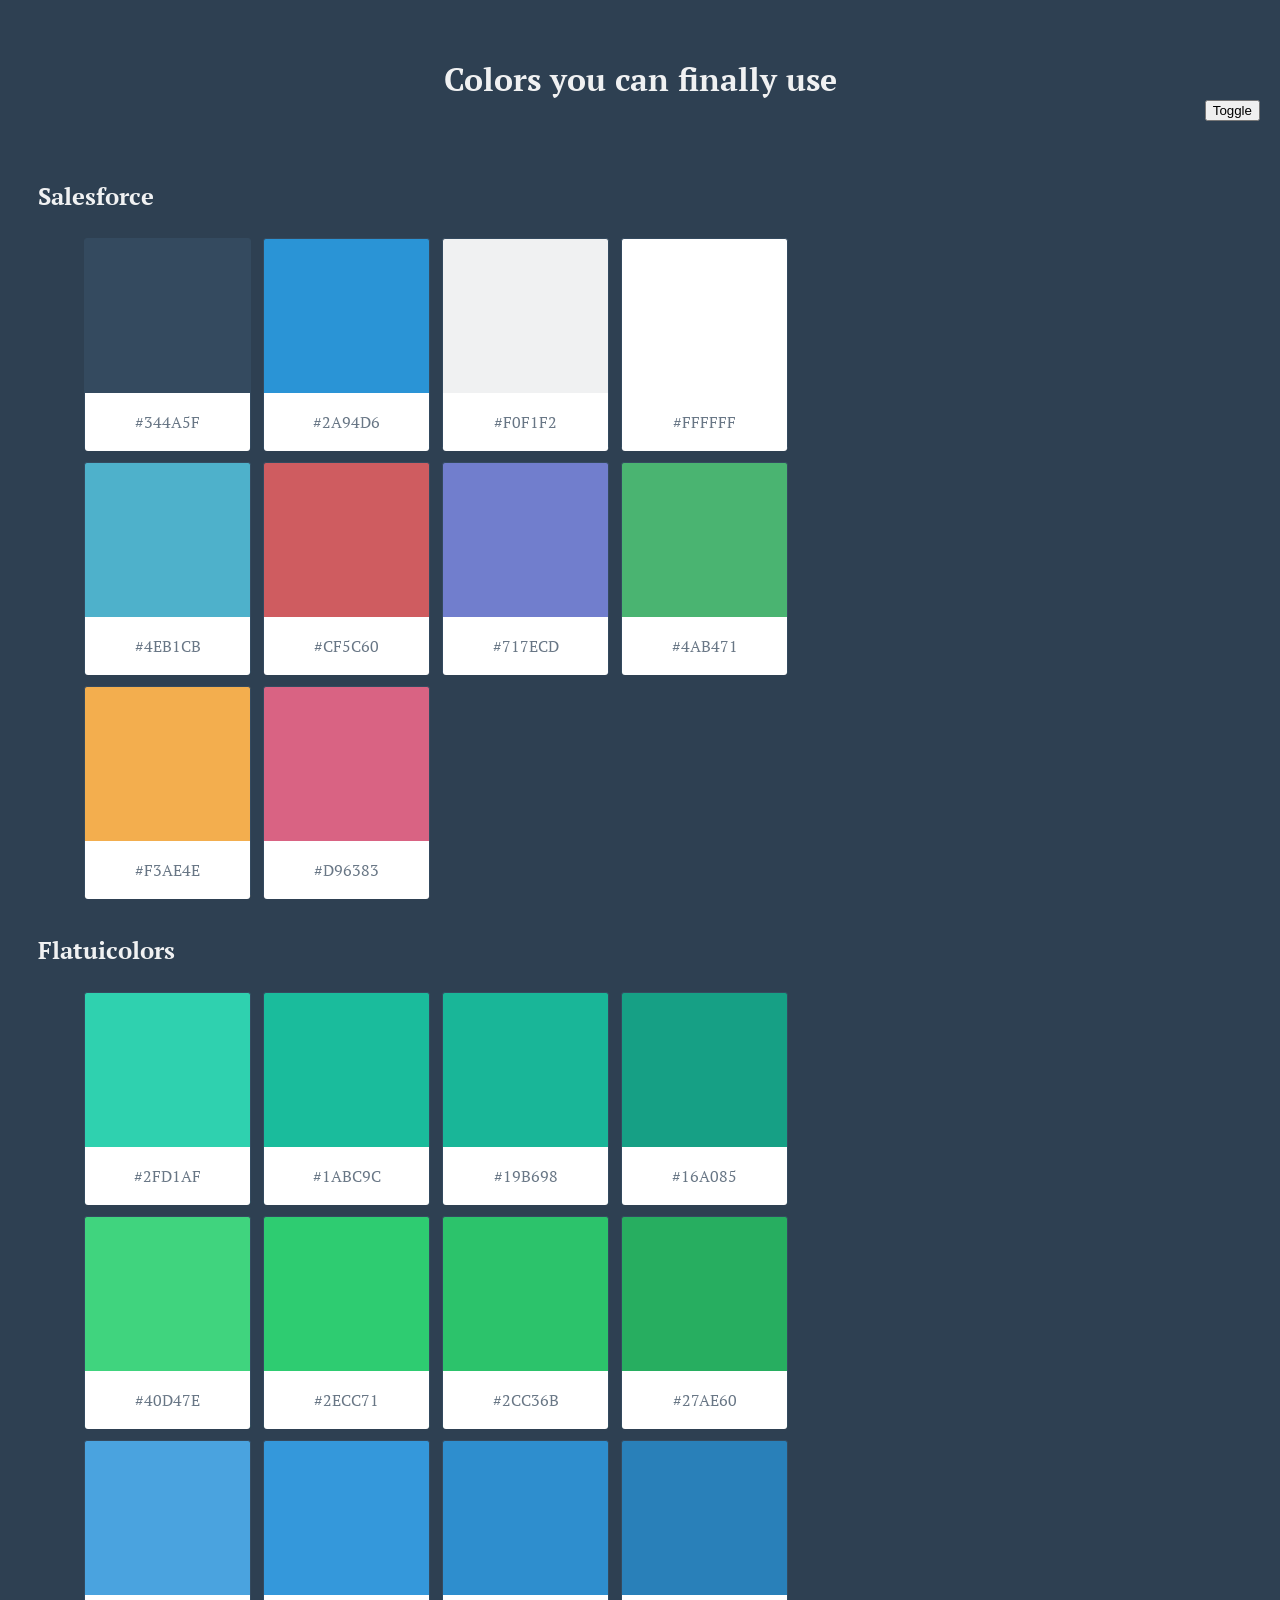
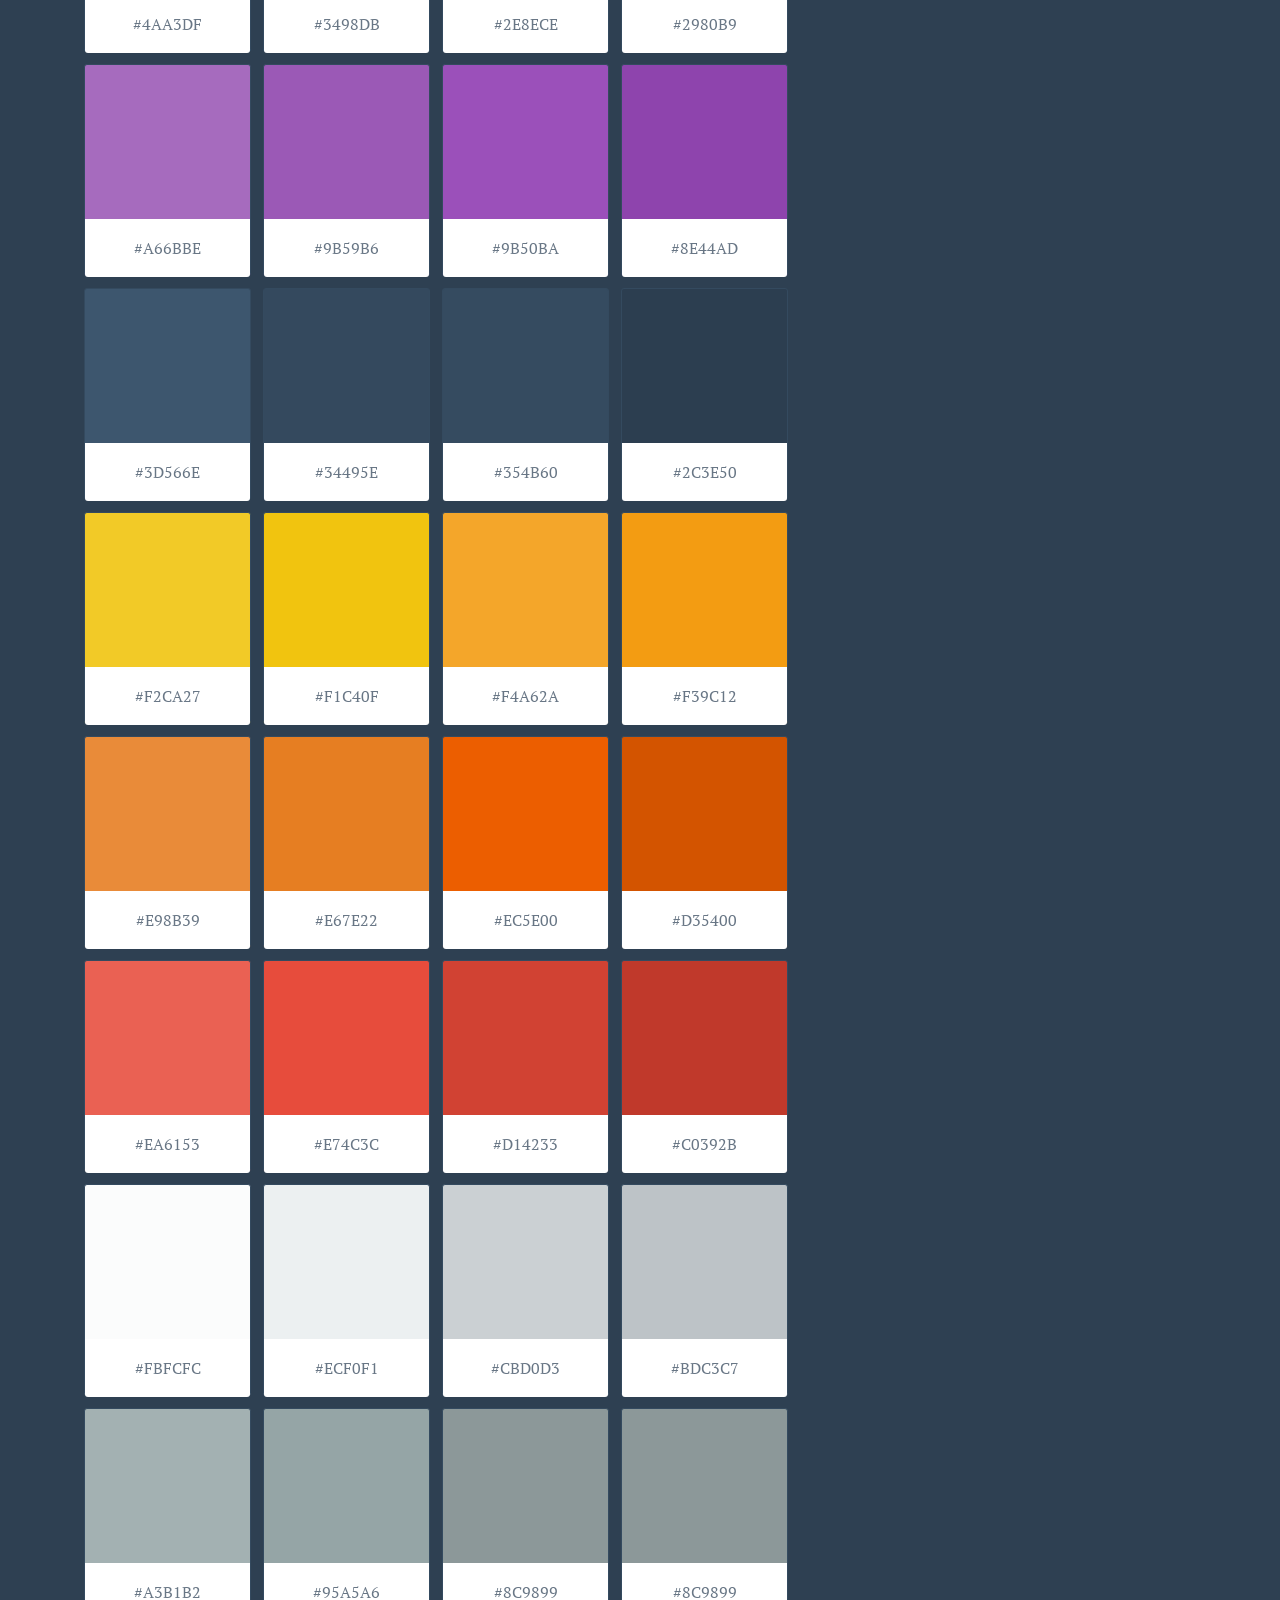
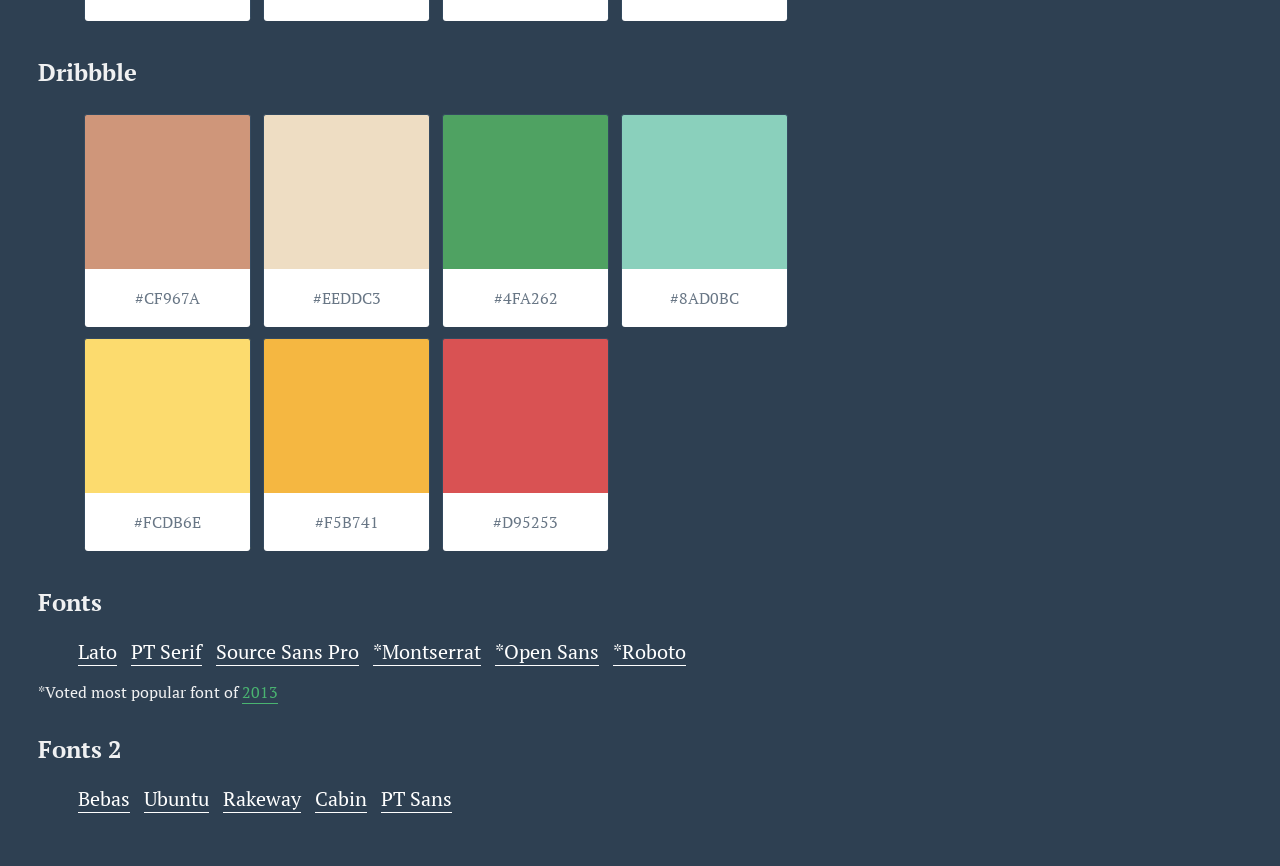
<file: index.html>
<!DOCTYPE html>
<html>
  <head>
    <link rel="stylesheet" href="main.css">
    <script src="jquery.js"></script>

    <!-- use ouibounce -->
    <script src="ouibounce.js"></script>
    <link rel="stylesheet" href="ouibounce.css">

    <link href='http://fonts.googleapis.com/css?family=PT+Serif:400,700,400italic,700italic' rel='stylesheet' type='text/css'>

    <title>Carl's Sandbox</title>
  </head>

  <body>
    <h1>Colors you can finally use</h1>
    <button id="toggle">Toggle</button>

    <div class="colors">
      <div id="colorList"></div>
    </div>

    <div class="fonts">
      <h2>Fonts</h2>
      <ul>
        <li><a href="http://www.google.com/fonts/specimen/Lato">Lato</a></li>
        <li><a href="http://www.google.com/fonts/specimen/PT+Serif">PT Serif</a></li>
        <li><a href="http://www.google.com/fonts/specimen/Source+Sans+Pro">Source Sans Pro</a></li>
        <li><a href="http://www.google.com/fonts/specimen/Montserrat">*Montserrat</a></li>
        <li><a href="http://www.google.com/fonts/specimen/Open+Sans">*Open Sans</a></li>
        <li><a href="http://www.google.com/fonts/specimen/Roboto">*Roboto</a></li>
      </ul>
      <p>*Voted most popular font of <a href="http://www.typeandgrids.com/blog/the-ten-most-popular-web-fonts-of-2013" target="blank">2013</a></p>

      <h2>Fonts 2</h2>
      <ul>
        <li><a href="http://fontfabric.com/bebas-neue/">Bebas</a></li>
        <li><a href="http://www.google.com/fonts/specimen/Ubuntu">Ubuntu</a></li>
        <li><a href="http://www.google.com/fonts/specimen/Raleway">Rakeway</a></li>
        <li><a href="http://www.google.com/fonts/specimen/Cabin">Cabin</a></li>
        <li><a href="http://www.google.com/fonts/specimen/PT+Sans">PT Sans</a></li>
      </ul>
    </div>

    <!-- Ouibounce Modal -->
    <div id="ouibounce-modal">
      <div class="underlay"></div>
      <div class="modal">
        <div class="modal-title">
          <h3>Thank you for stopping by!</h3>
        </div>

        <div class="modal-body">
          <p>Looking to learn about online marketing? Check out <a href="https://www.udemy.com/intro-to-adwords" target="blank">my Adwords Udemy course</a>.</p>

          <p>If you'd like to stay up to date with my projects, sign up for the newsletter. (Awesomeness guaranteed)</p>

          <!-- MailChimp Signup -->
          <!-- Begin MailChimp Signup Form -->
          <div id="mc_embed_signup">
            <form action="http://carlsednaoui.us3.list-manage1.com/subscribe/post?u=bb49ef46f4b43708a112bbcfc&amp;id=c678155618" method="post" id="mc-embedded-subscribe-form" name="mc-embedded-subscribe-form" class="validate" target="_blank" novalidate>

              <input type="email" value="" name="EMAIL" class="required email" id="mce-EMAIL" placeholder="Enter your email here">

              <!-- real people should not fill this in and expect good things - do not remove this or risk form bot signups-->
              <div style="position: absolute; left: -5000px;"><input type="text" name="b_bb49ef46f4b43708a112bbcfc_c678155618" value=""></div>

              <input type="submit" value="Join The Newsletter &raquo;" name="subscribe" id="mc-embedded-subscribe" class="button">
            </form>
          </div>
          <!--End mc_embed_signup-->
        </div>

        <div class="modal-footer">
          <p>no thanks</p>
        </div>
      </div>
    </div>


    <script>
      // if you want to use the 'fire' or 'disable' fn,
      // you need to save OuiBounce to an object
      var _ouibounce = ouibounce(document.getElementById('ouibounce-modal'), {
        aggressive: true,
        timer: 0,
        callback: function() { console.log('ouibounce fired!'); }
      });

      $('body').on('click', function() {
        $('#ouibounce-modal').hide();
      });

      $('#ouibounce-modal .modal-footer').on('click', function() {
        $('#ouibounce-modal').hide();
      });

      $('#ouibounce-modal .modal').on('click', function(e) {
        e.stopPropagation();
      });
    </script>

    <script src="colors.js"></script>
  </body>
</html>
</file>
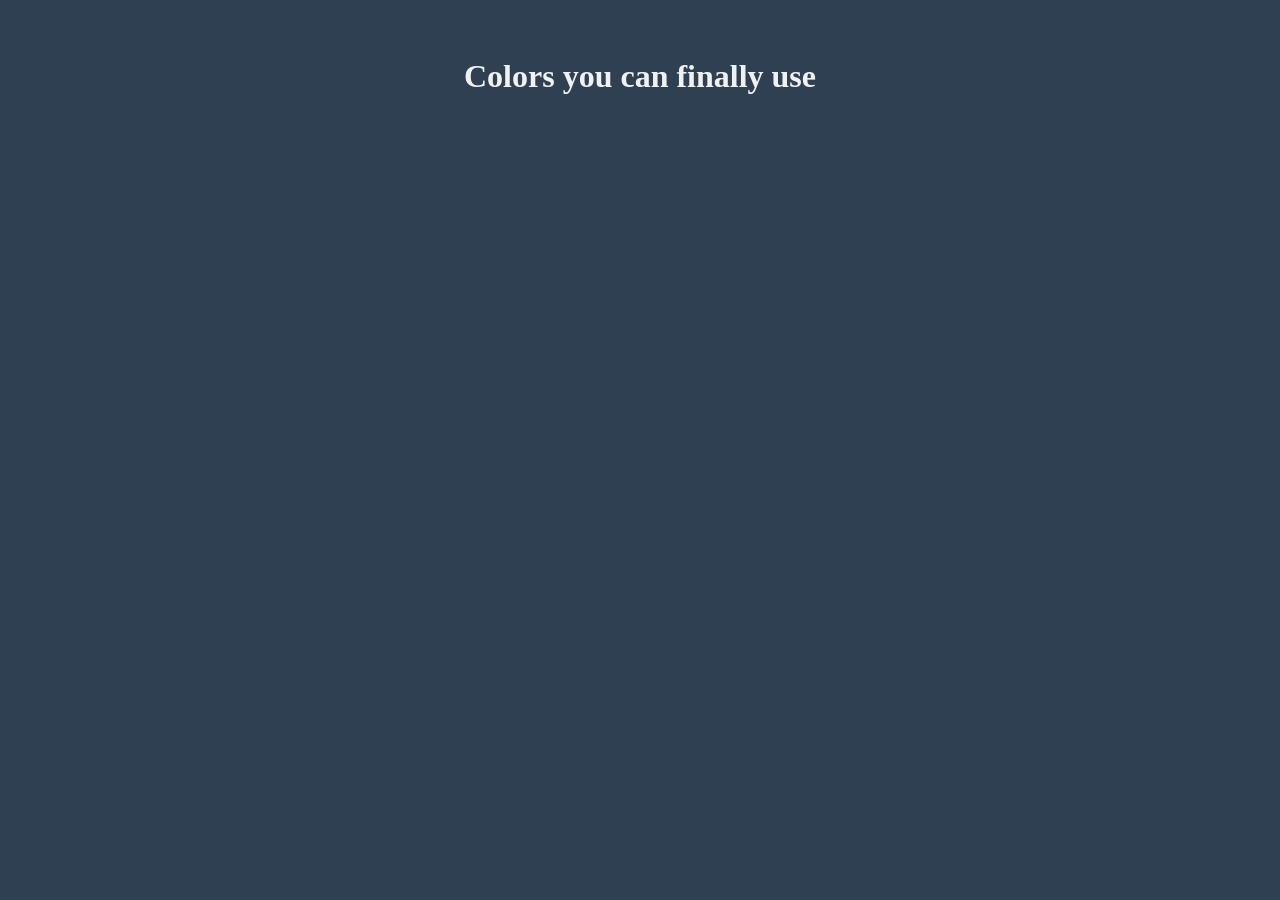
<file: example.html>
<!DOCTYPE html>
<html>
  <head>
    <link rel="stylesheet" href="main.css">
    <script src="http://ajax.googleapis.com/ajax/libs/jquery/1.10.2/jquery.min.js"></script>
    <title>Carl's Sandbox</title>
  </head>

  <body>
    <h1>Colors you can finally use</h1>
    <div id="colors"></div>
    <script src="sample.js"></script>
  </body>
</html>
</file>
<file: main.css>
body {
  background-color: #2E4052;
  color: #F0F1F2;
  font-family: 'PT Serif', serif;
  padding: 30px;
}

#toggle {
  position: fixed;
  right: 20px;
  top: 100px;
}

.light {
  background-color: #F0F1F2;
  color: #2E4052;
}

a {
  color: #4AB471;
  text-decoration: none;
  border-bottom: 1px solid #4AB471; 
}

h1 {
  text-align: center;
  margin: 20px 0 80px 0;
}

h2 {
  margin-top: 30px;
  text-transform: capitalize;
}

ul {
  max-width: 800px;
}

.colors li {
  color: #687685;
  list-style: none;
  width: 165px;
  height: 210px;
  display: inline-block;
  margin: 6px;
  border-radius: 3px;
  border: 1px solid #344A5F;
}

.colors li p {
  background-color: #FFFFFF;
  position: relative;
  top: 138px;
  padding: 18px;
  text-align: center;
  border-radius: 0 0 3px 3px;
}

.fonts li {
  list-style: none;
  display: inline-block;
  padding-right: 10px;
}

.fonts li a {
  color: white;
  font-size: 20px;
  text-decoration: none;
  border-bottom: 1px solid white;
}
</file>
<file: ouibounce.css>
#ouibounce-modal {
  font-family: 'Open Sans', sans-serif;
  display: none;
  position: fixed;
  top: 0;
  left: 0;
  width: 100%;
  height: 100%;
}
#ouibounce-modal .underlay {
  width: 100%;
  height: 100%;
  position: absolute;
  top: 0;
  left: 0;
  background-color: rgba(0,0,0,0.5);
  cursor: pointer;
  -webkit-animation: fadein 0.5s;
  animation: fadein 0.5s;
}
#ouibounce-modal .modal {
  width: 600px;
  height: 400px;
  background-color: #f0f1f2;
  z-index: 1;
  position: absolute;
  margin: auto;
  top: 0;
  right: 0;
  bottom: 0;
  left: 0;
  border-radius: 4px;
  -webkit-animation: popin 0.3s;
  animation: popin 0.3s;
}
#ouibounce-modal .modal-title {
  font-size: 18px;
  background-color: #4AB471;
  color: #fff;
  padding: 10px;
  margin: 0;
  border-radius: 4px 4px 0 0;
  text-align: center;
}
#ouibounce-modal h3 {
  color: #fff;
  font-size: 1em;
  margin: 0.2em;
  text-transform: uppercase;
  font-weight: 500;
}
#ouibounce-modal .modal-body {
  padding: 20px 35px;
  font-size: 0.9em;
}
#ouibounce-modal p {
  color: #344a5f;
  line-height: 1.3em;
}
#ouibounce-modal form {
  text-align: center;
  margin-top: 35px;
}
#ouibounce-modal form input[type=email] {
  padding: 12px;
  font-size: 1em;
  width: 260px;
  border-radius: 4px;
  border: 1px solid #ccc;
  -webkit-font-smoothing: antialiased;
}
#ouibounce-modal form input[type=submit] {
  text-transform: uppercase;
  font-weight: bold;
  padding: 12px;
  font-size: 1em;
  border-radius: 4px;
  color: #fff;
  background-color: #4ab471;
  border: none;
  cursor: pointer;
  -webkit-font-smoothing: antialiased;
}
#ouibounce-modal form p {
  text-align: left;
  margin-left: 35px;
  opacity: 0.8;
  margin-top: 1px;
  padding-top: 1px;
  font-size: 0.9em;
}
#ouibounce-modal .modal-footer {
  position: absolute;
  bottom: 20px;
  text-align: center;
  width: 100%;
}
#ouibounce-modal .modal-footer p {
  text-transform: capitalize;
  cursor: pointer;
  display: inline;
  border-bottom: 1px solid #344a5f;
}
@-webkit-keyframes fadein {
  0% {
    opacity: 0;
  }

  100% {
    opacity: 1;
  }
}
@-ms-keyframes fadein {
  0% {
    opacity: 0;
  }

  100% {
    opacity: 1;
  }
}
@keyframes fadein {
  0% {
    opacity: 0;
  }

  100% {
    opacity: 1;
  }
}
@-webkit-keyframes popin {
  0% {
    -webkit-transform: scale(0);
    transform: scale(0);
    opacity: 0;
  }

  85% {
    -webkit-transform: scale(1.05);
    transform: scale(1.05);
    opacity: 1;
  }

  100% {
    -webkit-transform: scale(1);
    transform: scale(1);
    opacity: 1;
  }
}
@-ms-keyframes popin {
  0% {
    -ms-transform: scale(0);
    transform: scale(0);
    opacity: 0;
  }

  85% {
    -ms-transform: scale(1.05);
    transform: scale(1.05);
    opacity: 1;
  }

  100% {
    -ms-transform: scale(1);
    transform: scale(1);
    opacity: 1;
  }
}
@keyframes popin {
  0% {
    -webkit-transform: scale(0);
    -ms-transform: scale(0);
    transform: scale(0);
    opacity: 0;
  }

  85% {
    -webkit-transform: scale(1.05);
    -ms-transform: scale(1.05);
    transform: scale(1.05);
    opacity: 1;
  }

  100% {
    -webkit-transform: scale(1);
    -ms-transform: scale(1);
    transform: scale(1);
    opacity: 1;
  }
}
</file>
